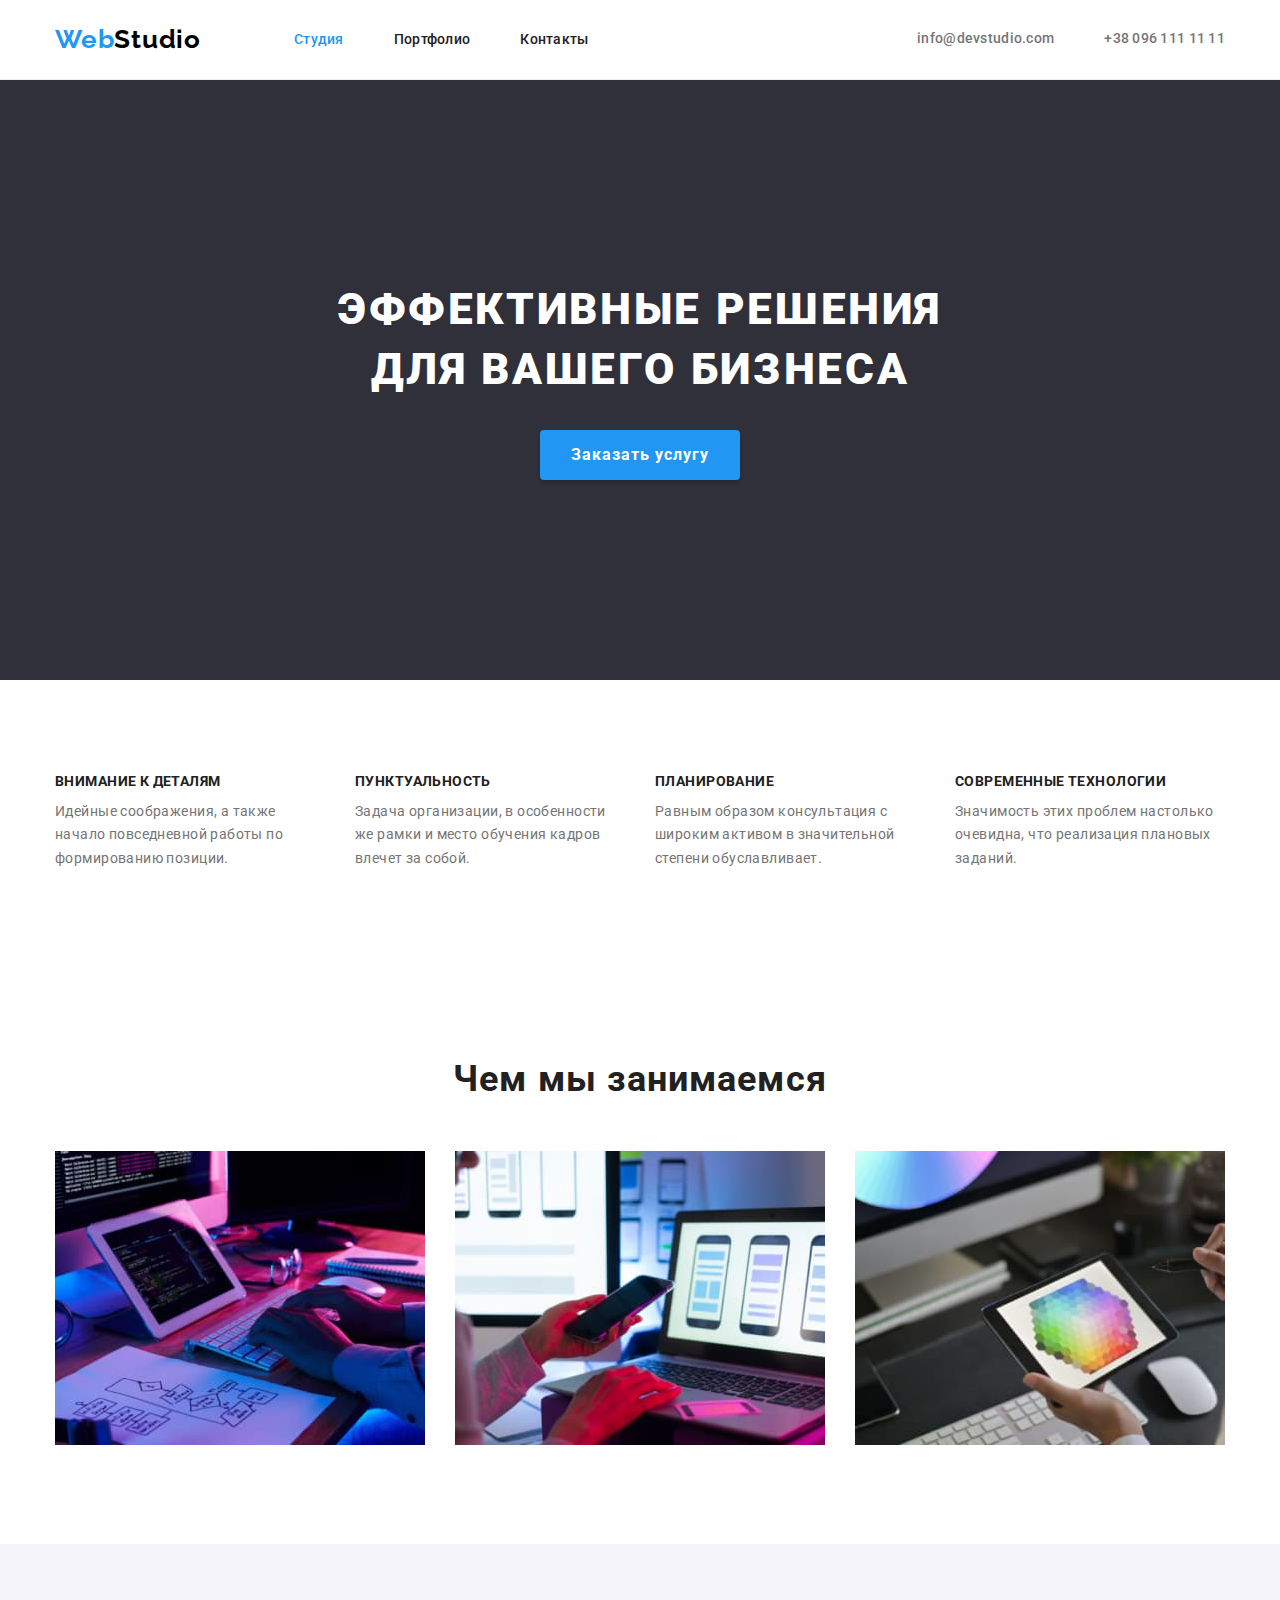
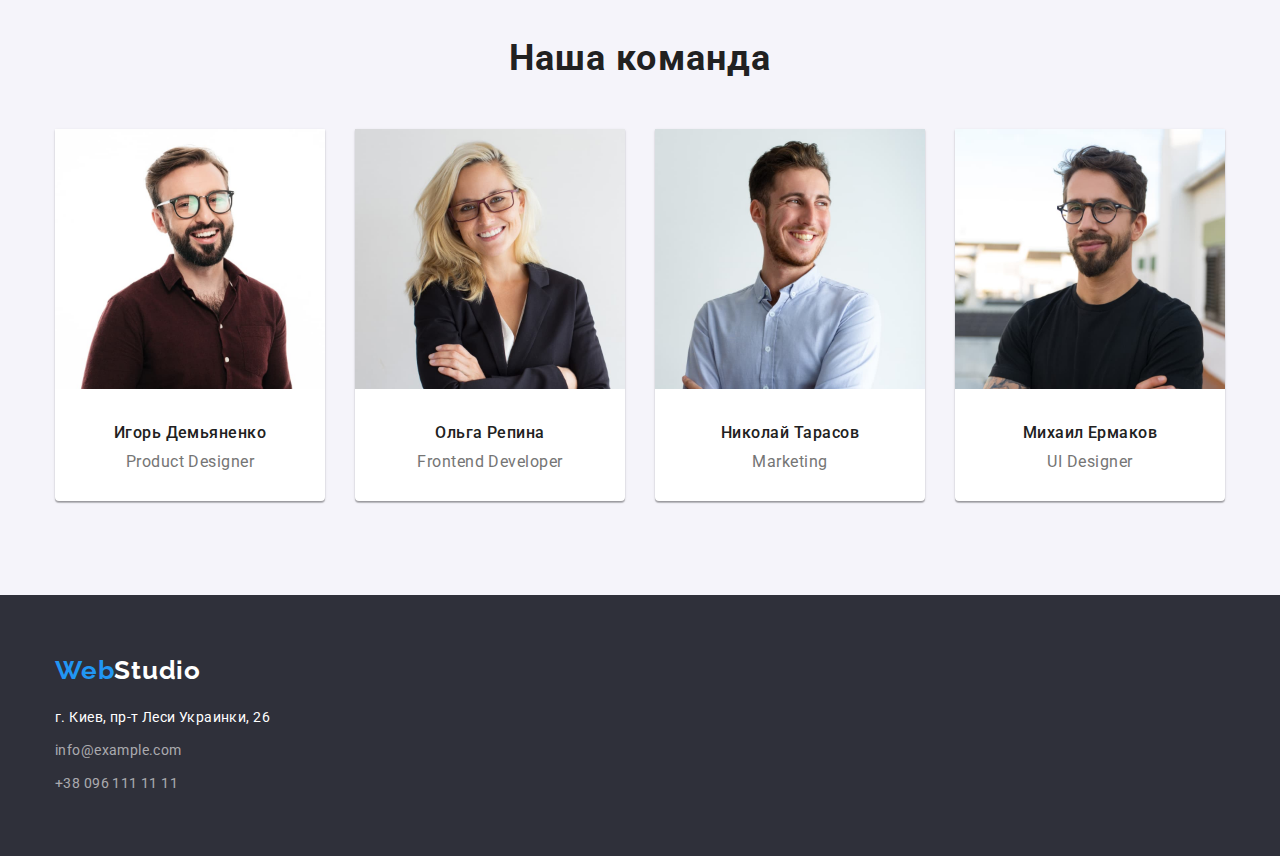
<file: index.html>
<!DOCTYPE html>
<html lang="ru">
  <head>
    <meta charset="UTF-8" />
    <meta http-equiv="X-UA-Compatible" content="IE=edge" />
    <meta name="viewport" content="width=device-width, initial-scale=1.0" />
    <meta name="description" content="Эффективные решения для вашего бизнеса" />
    <title lang="en">WebStudio</title>
    <link rel="stylesheet" href="./CSS/modern-normalize.css" />
    <link rel="stylesheet" href="./CSS/styles.css" />
    <link rel="preconnect" href="https://fonts.googleapis.com" />
    <link rel="preconnect" href="https://fonts.gstatic.com" crossorigin />
    <link
      href="https://fonts.googleapis.com/css2?family=Raleway:wght@700&family=Roboto:wght@400;500;700;900&display=swap"
      rel="stylesheet"
    />
  </head>
  <body>
    <header class="header">
      <div class="container header-container">
        <nav class="header-nav">
          <a class="link logo" href="" lang="en"><span class="w-logo">Web</span>Studio</a>
          <ul class="list header-list">
            <li><a class="link current" href="./">Студия</a></li>
            <li><a class="link" href="./portfolio.html">Портфолио</a></li>
            <li><a class="link" href="">Контакты</a></li>
          </ul>
        </nav>
        <div class="header-contakt">
          <a class="link he-contakt" href="mailto:info@devstudio.com">info@devstudio.com</a>
          <a class="link he-contakt" href="tel:+380961111111">+38 096 111 11 11</a>
        </div>
      </div>
    </header>

    <main>
      <section class="section hero">
        <div class="container">
          <h1 class="header-1">ЭФФЕКТИВНЫЕ РЕШЕНИЯ ДЛЯ ВАШЕГО БИЗНЕСА</h1>
          <button class="hero-btn" type="button">Заказать услугу</button>
        </div>
      </section>
      <section class="section">
        <div class="container">
          <!-- Hide h2 Наши скилы -->
          <h2 class="visually-hidden">Наши скилы</h2>
          <ul class="list skills-container">
            <li>
              <h3 class="list-header-3">ВНИМАНИЕ К ДЕТАЛЯМ</h3>
              <p class="list-text">
                Идейные соображения, а также начало повседневной работы по формированию позиции.
              </p>
            </li>
            <li>
              <h3 class="list-header-3">ПУНКТУАЛЬНОСТЬ</h3>
              <p class="list-text">
                Задача организации, в особенности же рамки и место обучения кадров влечет за собой.
              </p>
            </li>
            <li>
              <h3 class="list-header-3">ПЛАНИРОВАНИЕ</h3>
              <p class="list-text">
                Равным образом консультация с широким активом в значительной степени обуславливает.
              </p>
            </li>
            <li>
              <h3 class="list-header-3">СОВРЕМЕННЫЕ ТЕХНОЛОГИИ</h3>
              <p class="list-text">
                Значимость этих проблем настолько очевидна, что реализация плановых заданий.
              </p>
            </li>
          </ul>
        </div>
      </section>
      <section class="section">
        <div class="container">
          <h2 class="header-2">Чем мы занимаемся</h2>
          <ul class="list works-container">
            <li><img src="./images/image1.jpg" alt="Рабочий стол 1" width="370" /></li>
            <li><img src="./images/image2.jpg" alt="Рабочий стол 2" width="370" /></li>
            <li><img src="./images/image3.jpg" alt="Рабочий стол 3" width="370" /></li>
          </ul>
        </div>
      </section>
      <section class="section command">
        <div class="container">
          <h2 class="header-2">Наша команда</h2>
          <ul class="list workers">
            <li>
              <img src="./images/worker1.jpg" alt="Photo of worker1" width="270" />
              <div class="label-worker">
                <h3 class="command-name">Игорь Демьяненко</h3>
                <p class="command-profession">Product Designer</p>
              </div>
            </li>
            <li>
              <img src="./images/worker2.jpg" alt="Photo of worker2" width="270" />
              <div class="label-worker">
                <h3 class="command-name">Ольга Репина</h3>
                <p class="command-profession">Frontend Developer</p>
              </div>
            </li>
            <li>
              <img src="./images/worker3.jpg" alt="Photo of worker3" width="270" />
              <div class="label-worker">
                <h3 class="command-name">Николай Тарасов</h3>
                <p class="command-profession">Marketing</p>
              </div>
            </li>
            <li>
              <img src="./images/worker4.jpg" alt="Photo of worker4" width="270" />
              <div class="label-worker">
                <h3 class="command-name">Михаил Ермаков</h3>
                <p class="command-profession">UI Designer</p>
              </div>
            </li>
          </ul>
        </div>
      </section>
    </main>

    <footer class="footer">
      <div class="container">
        <a class="link f-logo" href="" lang="en"><span class="w-logo">Web</span>Studio</a>
        <address class="addr">г. Киев, пр-т Леси Украинки, 26</address>
        <ul class="list">
          <li class="footer-contakt">
            <a class="link contakt" href="mailto:info@example.com">info@example.com</a>
          </li>
          <li class="footer-contakt">
            <a class="link contakt" href="tel:+380961111111">+38 096 111 11 11</a>
          </li>
        </ul>
      </div>
    </footer>
  </body>
</html>
</file>
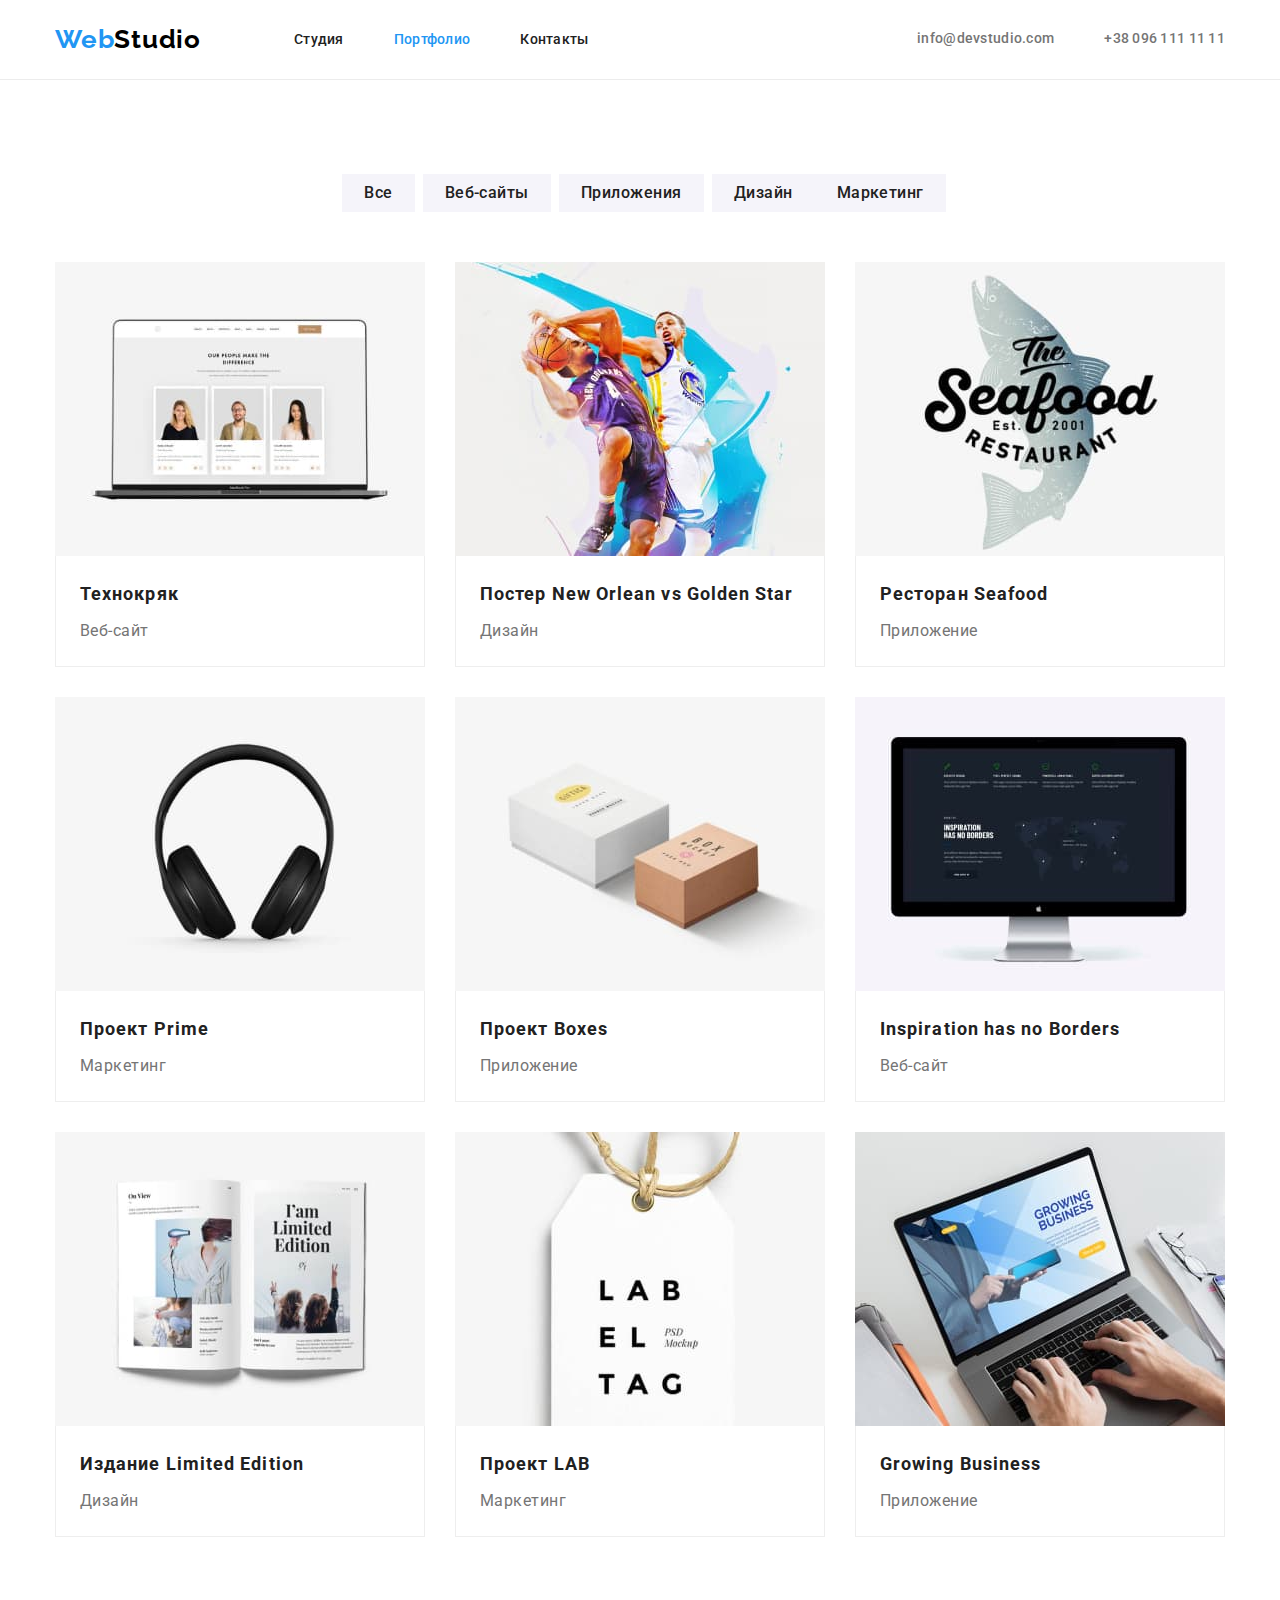
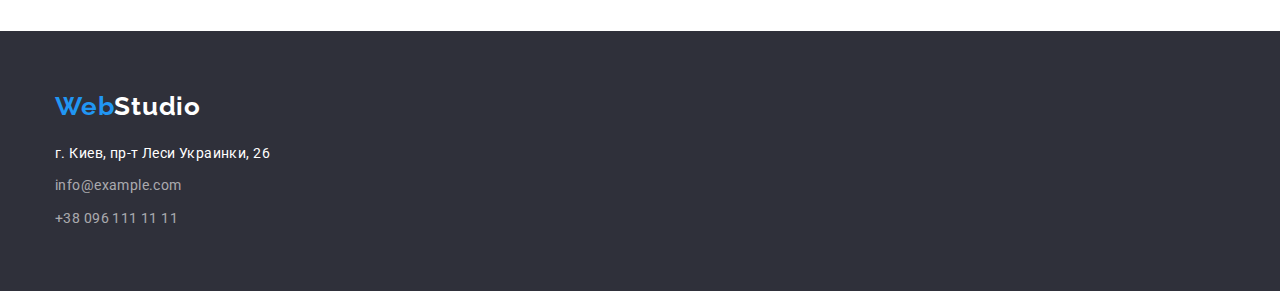
<file: portfolio.html>
<!DOCTYPE html>
<html lang="ru">
  <head>
    <meta charset="UTF-8" />
    <meta http-equiv="X-UA-Compatible" content="IE=edge" />
    <meta name="viewport" content="width=device-width, initial-scale=1.0" />
    <meta name="description" content="Эффективные решения для вашего бизнеса" />
    <title lang="en">WebStudio</title>
    <link rel="stylesheet" href="./CSS/modern-normalize.css" />
    <link rel="stylesheet" href="./CSS/styles.css" />
    <link rel="preconnect" href="https://fonts.googleapis.com" />
    <link rel="preconnect" href="https://fonts.gstatic.com" crossorigin />
    <link
      href="https://fonts.googleapis.com/css2?family=Raleway:wght@700&family=Roboto:wght@400;500;700;900&display=swap"
      rel="stylesheet"
    />
  </head>
  <body>
    <header class="header">
      <div class="container header-container">
        <nav class="header-nav">
          <a class="link logo" href="" lang="en"><span class="w-logo">Web</span>Studio</a>
          <ul class="list header-list">
            <li><a class="link" href="./">Студия</a></li>
            <li><a class="link current" href="./portfolio.html">Портфолио</a></li>
            <li><a class="link" href="">Контакты</a></li>
          </ul>
        </nav>
        <div class="header-contakt">
          <a class="link he-contakt" href="mailto:info@devstudio.com">info@devstudio.com</a>
          <a class="link he-contakt" href="tel:+380961111111">+38 096 111 11 11</a>
        </div>
      </div>
    </header>

    <main>
      <section class="portfolio">
        <!-- h1 HIDE!! -->
        <h1 class="visually-hidden">Наше портфолио</h1>
        <div class="container">
          <ul class="list button-container">
            <li><button class="btn" type="button">Все</button></li>
            <li><button class="btn" type="button">Веб-сайты</button></li>
            <li><button class="btn" type="button">Приложения</button></li>
            <li><button class="btn" type="button">Дизайн</button></li>
            <li><button class="btn" type="button">Маркетинг</button></li>
          </ul>
          <ul class="list card-set">
            <li class="card">
              <img class="image" src="./images/portfolio1.jpg" alt="Отркытый ноутбук" width="370" />
              <div class="label-card">
                <h2 class="caption">Технокряк</h2>
                <p class="comment">Веб-сайт</p>
              </div>
            </li>
            <li class="card">
              <img
                class="image"
                src="./images/portfolio2.jpg"
                alt="Два баскетболиста с мячом"
                width="370"
              />
              <div class="label-card">
                <h2 class="caption">Постер New Orlean vs Golden Star</h2>
                <p class="comment">Дизайн</p>
              </div>
            </li>
            <li class="card">
              <img
                class="image"
                src="./images/portfolio3.jpg"
                alt="Логотип ресторана"
                width="370"
              />
              <div class="label-card">
                <h2 class="caption">Ресторан Seafood</h2>
                <p class="comment">Приложение</p>
              </div>
            </li>
            <li class="card">
              <img class="image" src="./images/portfolio4.jpg" alt="Наушники" width="370" />
              <div class="label-card">
                <h2 class="caption">Проект Prime</h2>
                <p class="comment">Маркетинг</p>
              </div>
            </li>
            <li class="card">
              <img class="image" src="./images/portfolio5.jpg" alt="Две коробки" width="370" />
              <div class="label-card">
                <h2 class="caption">Проект Boxes</h2>
                <p class="comment">Приложение</p>
              </div>
            </li>
            <li class="card">
              <img class="image" src="./images/portfolio6.jpg" alt="Монитор" width="370" />
              <div class="label-card">
                <h2 class="caption">Inspiration has no Borders</h2>
                <p class="comment">Веб-сайт</p>
              </div>
            </li>
            <li class="card">
              <img class="image" src="./images/portfolio7.jpg" alt="Открытый журнал" width="370" />
              <div class="label-card">
                <h2 class="caption">Издание Limited Edition</h2>
                <p class="comment">Дизайн</p>
              </div>
            </li>
            <li class="card">
              <img class="image" src="./images/portfolio8.jpg" alt="Ярлык с надписью" width="370" />
              <div class="label-card">
                <h2 class="caption">Проект LAB</h2>
                <p class="comment">Маркетинг</p>
              </div>
            </li>
            <li class="card">
              <img
                class="image"
                src="./images/portfolio9.jpg"
                alt="Руки на клавиатуре ноутбука"
                width="370"
              />
              <div class="label-card">
                <h2 class="caption">Growing Business</h2>
                <p class="comment">Приложение</p>
              </div>
            </li>
          </ul>
        </div>
      </section>
    </main>

    <footer class="footer">
      <div class="container">
        <a class="link f-logo" href="" lang="en"><span class="w-logo">Web</span>Studio</a>
        <address class="addr">г. Киев, пр-т Леси Украинки, 26</address>
        <ul class="list">
          <li class="footer-contakt">
            <a class="link contakt" href="mailto:info@example.com">info@example.com</a>
          </li>
          <li class="footer-contakt">
            <a class="link contakt" href="tel:+380961111111">+38 096 111 11 11</a>
          </li>
        </ul>
      </div>
    </footer>
  </body>
</html>
</file>
<file: CSS/styles.css>
:root {
  --accent-color: #2196f3;
  --main-color: #212121;
  --main-color2: #757575;
  --bg-color: #f5f4fa;
  --bg-color2: #2f303a;
  --bg-card-color: #ffffff;
  --color-logo: #000000;
  --footer-color: #ffffff;
  --footer-color2: #ffffff99;
  --btn-text-color: #ffffff;
  --btn-text-color2: #212121;
  --btn-background-color: #f5f4fa;
}
body {
  font-family: 'Roboto', sans-serif;
  color: var(--main-color);
}
h1,
h2,
h3,
p,
ul {
  padding: 0;
  margin: 0;
}
.container {
  width: 1200px;
  margin: 0 auto;
  padding-left: 15px;
  padding-right: 15px;
}
.section {
  /* display: block; */
  padding-top: 94px;
  padding-bottom: 94px;
  /* margin: 0 auto; */
  /* max-width: 1200px; */
}
.visually-hidden {
  position: absolute;
  width: 1px;
  height: 1px;
  margin: -1px;
  border: 0;
  padding: 0;
  white-space: nowrap;
  clip-path: inset(100%);
  clip: rect(0 0 0 0);
  overflow: hidden;
}
.link {
  text-decoration: none;
  color: var(--main-color);
  font-size: 14px;
  font-weight: 500;
  line-height: 1.14;
  letter-spacing: 0.02em;
  cursor: pointer;
}
.link:hover,
.link:active,
.link:focus {
  color: var(--accent-color);
}
.list {
  list-style: none;
}

/* ----- ----------------- HEADER ----------*/
.current {
  color: var(--accent-color);
}
.logo {
  font-family: Raleway;
  color: var(--color-logo);
  font-weight: 700;
  font-size: 26px;
  line-height: 1.19;
  letter-spacing: 0.03em;
}
.w-logo {
  color: var(--accent-color);
}
.header {
  border-bottom: 1px solid #ececec;
  padding-top: 24px;
  padding-bottom: 24px;
  /* max-width: 1200px; */
  /* margin: 0 auto; */
}
.header-container {
  display: flex;
}
.header-nav {
  display: flex;
  align-items: center;
}
.header-list {
  display: flex;
  margin: 0 0 0 93px;
}
.header-list > :first-child {
  margin-right: 50px;
}
.header-list > :last-child {
  margin-left: 50px;
}
.header-contakt {
  display: flex;
  align-items: center;
  margin-right: 0;
  margin-left: auto;
}
.header-contakt > :last-child {
  margin-left: 50px;
}
.he-contakt {
  color: var(--main-color2);
}
/* ------------------------  FOOTER ----------*/
.footer {
  /* display: block; */
  /* width: 1200px; */
  /* margin: 0 auto; */
  padding-top: 60px;
  padding-bottom: 60px;
  background-color: var(--bg-color2);
}

.f-logo {
  font-family: Raleway;
  font-style: normal;
  font-weight: 700;
  font-size: 26px;
  line-height: 1.19;
  letter-spacing: 0.03em;
  color: var(--footer-color);
}
.addr {
  font-family: inherit;
  font-style: normal;
  font-weight: 400;
  font-size: 14px;
  line-height: 1.71;
  letter-spacing: 0.03em;
  color: var(--footer-color);
  margin-top: 20px;
}
.contakt {
  font-weight: 400;
  font-size: 14px;
  line-height: 1.71;
  letter-spacing: 0.03em;
  color: var(--footer-color2);
}
.footer-contakt {
  margin-top: 9px;
}
/* ++++++++++++++++++++++   INDEX   ++++++++++*/

/* ---------------------    HERO  ------------*/
.hero {
  background-color: var(--bg-color2);
  text-align: center;
  padding-top: 200px;
  padding-bottom: 200px;
  /* max-width: 1200px; */
}
.header-1 {
  color: var(--footer-color);
  font-weight: 900;
  font-size: 44px;
  line-height: 1.36;
  text-align: center;
  letter-spacing: 0.06em;
  text-transform: uppercase;
  width: 691px;
  margin: 0 auto;
}
.hero-btn {
  font-family: inherit;
  font-weight: 700;
  font-size: 16px;
  line-height: 1.86;
  align-items: center;
  text-align: center;
  letter-spacing: 0.06em;
  color: var(--btn-text-color);
  width: 200px;
  height: 50px;
  background: var(--accent-color);
  box-shadow: 0px 4px 4px rgba(0, 0, 0, 0.15);
  border: transparent;
  border-radius: 4px;
  margin-top: 30px;
  padding: 0;
}

/* --------------------   SKILLS   ----------*/
.skills-container {
  display: flex;
}
.skills-container > :not(:last-child) {
  margin-right: 30px;
}
.list-header-3 {
  font-weight: 700;
  font-size: 14px;
  line-height: 1.14;
  letter-spacing: 0.03em;
  text-transform: uppercase;
}
.list-text {
  width: 270px;
  color: var(--main-color2);
  font-size: 14px;
  line-height: 1.71;
  letter-spacing: 0.03em;
  margin-top: 10px;
}

/* -----------------   WORKS   --------------- */

.works-container {
  display: flex;
  justify-content: center;
  margin-top: 50px;
}
.works-container > :not(:last-child) {
  margin-right: 30px;
}
.header-2 {
  font-weight: 700;
  font-size: 36px;
  line-height: 1.16;
  text-align: center;
  letter-spacing: 0.03em;
}
/* ----------------  COMMAND  ----------- */
.command {
  /* width: 1200px; */
  background: var(--bg-color);
}
.workers {
  display: flex;
  margin-top: 50px;
}
.workers > :not(:last-child) {
  margin-right: 30px;
}
.workers > :nth-child(n + 1) {
  background-color: var(--bg-card-color);
  box-shadow: 0px 1px 3px rgba(0, 0, 0, 0.12), 0px 1px 1px rgba(0, 0, 0, 0.14),
    0px 2px 1px rgba(0, 0, 0, 0.2);
  border-radius: 0px 0px 4px 4px;
}
.label-worker {
  padding-top: 30px;
  padding-bottom: 30px;
}
.command-name {
  font-weight: 500;
  font-size: 16px;
  line-height: 1.18;
  text-align: center;
  letter-spacing: 0.03em;
  color: var(--main-color);
}
.command-profession {
  font-size: 16px;
  line-height: 1.18;
  text-align: center;
  letter-spacing: 0.03em;
  margin-top: 10px;
  color: var(--main-color2);
}

/* +++++++++++++++++++++++++++   PORTFOLIO   ++++++++++ */

/* ---------------------------   BUTTONS     ---------- */
.portfolio {
  padding-top: 94px;
}
.button-container {
  display: flex;
  justify-content: center;
}
.button-container > :not(:last-child) {
  margin-left: 8px;
}
.btn {
  font-family: inherit;
  font-style: normal;
  font-weight: 500;
  font-size: 16px;
  line-height: 1.62;
  text-align: center;
  letter-spacing: 0.03em;
  color: var(--btn-text-color2);
  background-color: var(--btn-background-color);
  border: transparent;
  padding: 6px 22px;
}
.btn:hover,
.btn:active,
.btn:focus {
  font-style: normal;
  font-weight: 500;
  font-size: 16px;
  line-height: 1.62;
  text-align: center;
  letter-spacing: 0.03em;
  color: var(--btn-text-color);
  background-color: var(--accent-color);
  box-shadow: 0px 3px 1px rgba(0, 0, 0, 0.1), 0px 1px 2px rgba(0, 0, 0, 0.08),
    0px 2px 2px rgba(0, 0, 0, 0.12);
  border-radius: 4px;
}
.btn:hover {
  cursor: pointer;
}

/* -------------------    GRID   -------------- */
.label-card {
  padding: 20px 24px;
  border: 1px solid #eeeeee;
  border-top: none;
}
.caption {
  font-style: normal;
  font-weight: 700;
  font-size: 18px;
  line-height: 2;
  letter-spacing: 0.06em;
  color: var(--main-color);
  margin-bottom: 4px;
}
.comment {
  font-weight: normal;
  font-size: 16px;
  line-height: 1.87;
  letter-spacing: 0.03em;
  color: var(--main-color2);
}
.card-set {
  display: flex;
  justify-content: left;
  margin-top: 50px;
  padding-bottom: 94px;
  flex-wrap: wrap;
}
.card-set > .card {
  background: #ffffff;
  box-sizing: border-box;
  flex-basis: calc(100% / 3 - 30px);
  margin-top: 30px;
  margin-right: 30px;
}
.card-set > :nth-child(3n) {
  margin-right: 0;
}
.card-set > :nth-child(-n + 3) {
  margin-top: 0;
}

.image {
  display: block;
}
</file>
